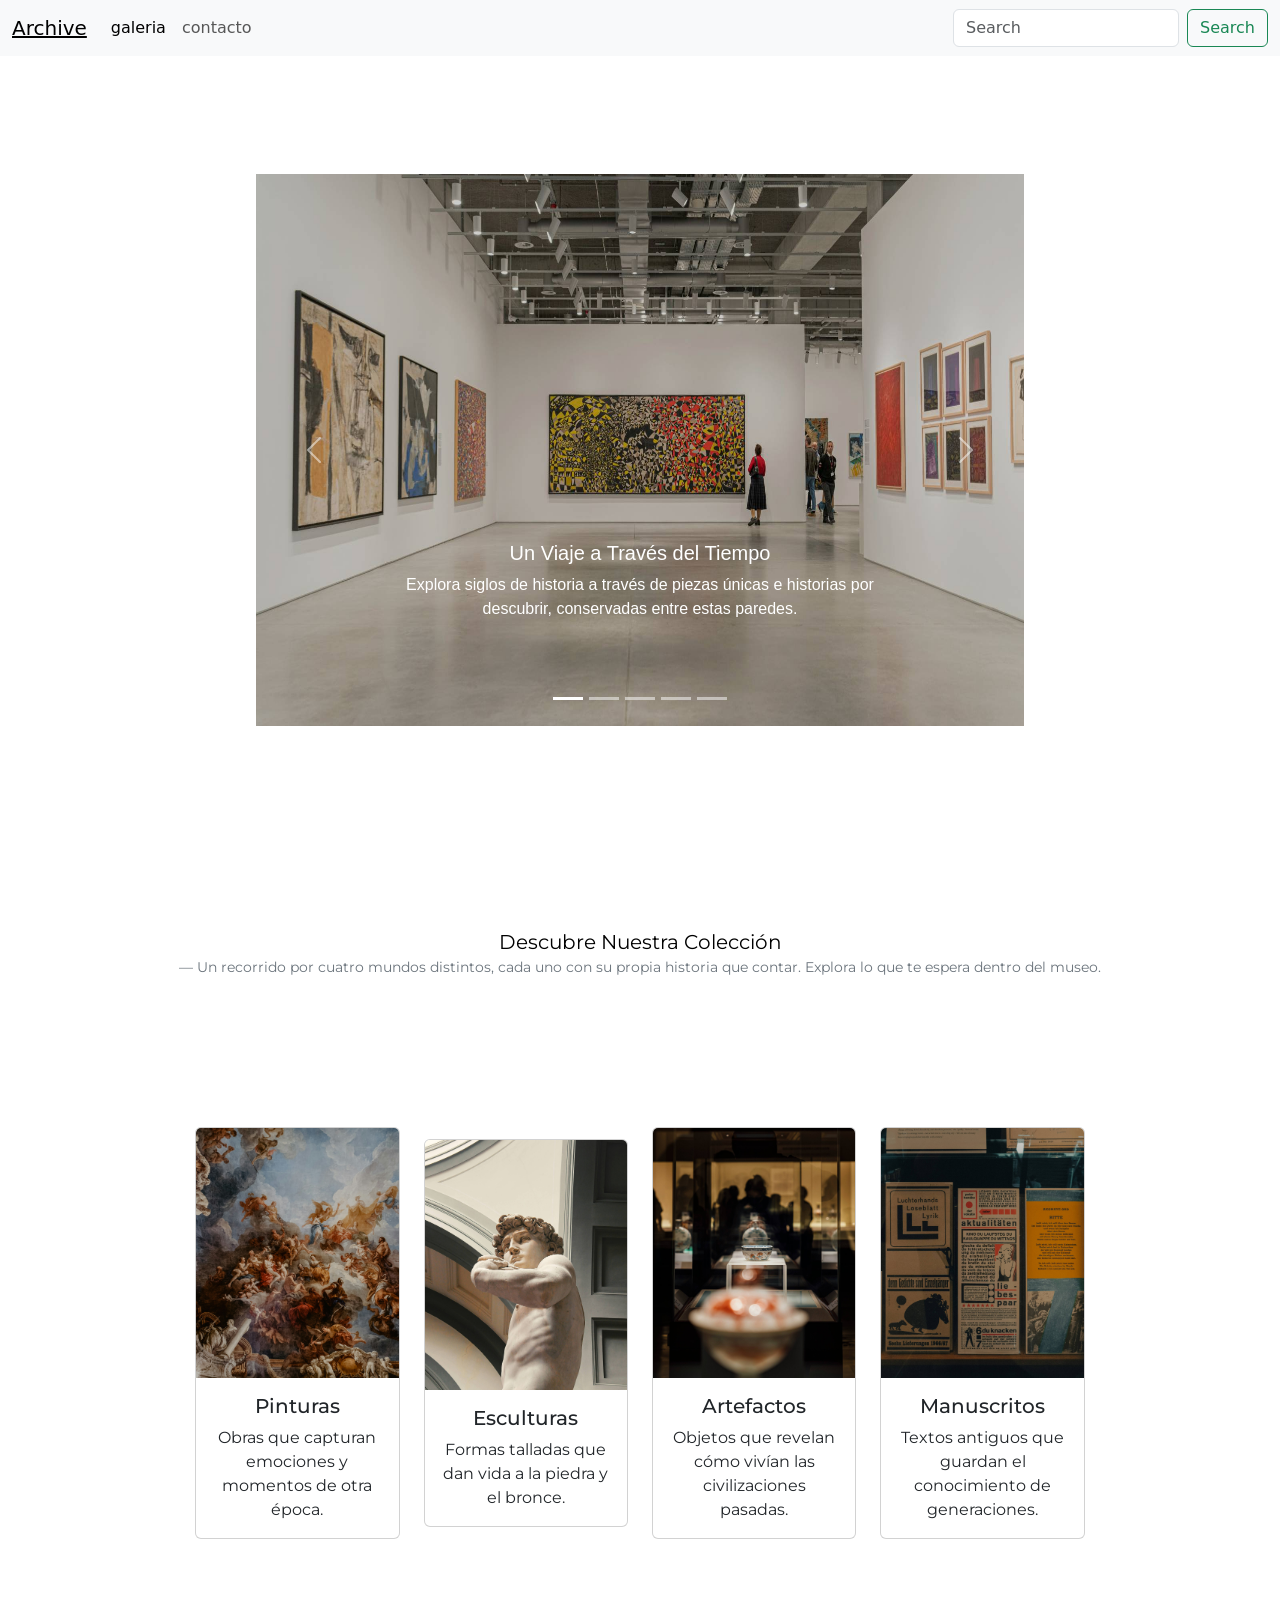
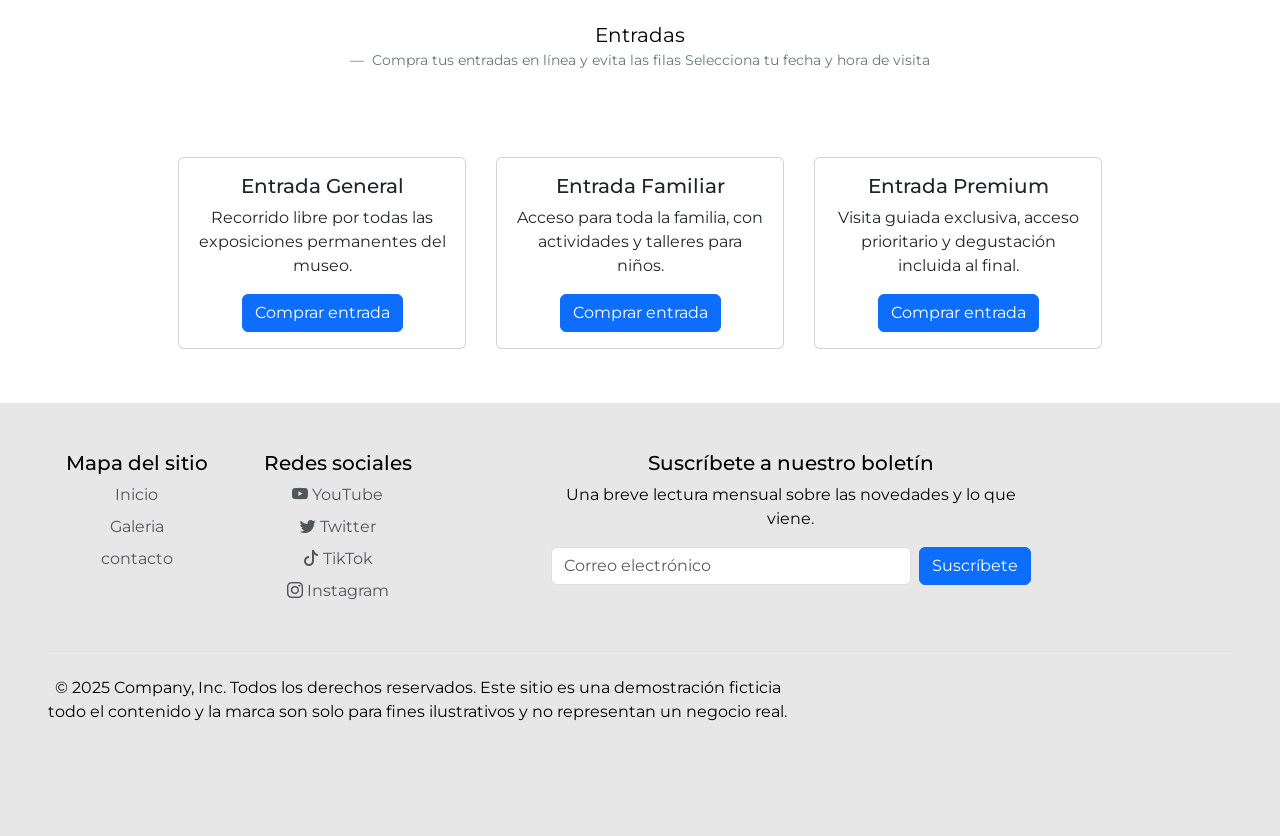
<file: index.html>
<!DOCTYPE html>
<html lang="es">

<head>
  <meta charset="UTF-8">
  <meta name="viewport" content="width=device-width, initial-scale=1.0">
  <title>Archive</title>
  <link href="https://cdn.jsdelivr.net/npm/bootstrap@5.3.3/dist/css/bootstrap.min.css" rel="stylesheet">
  <script src="https://cdn.jsdelivr.net/npm/bootstrap@5.3.3/dist/js/bootstrap.bundle.min.js"></script>
  <link rel="stylesheet" href="css/index.css">
  <link rel="stylesheet" href="https://cdn.jsdelivr.net/npm/bootstrap-icons@1.11.3/font/bootstrap-icons.css">
</head>

<body>

  <nav class="navbar navbar-expand-lg bg-body-tertiary fixed-top">
    <div class="container-fluid">
      <a class="navbar-brand" href="#"><span class="txt-1">Archive</span></a>
      <button class="navbar-toggler" type="button" data-bs-toggle="collapse" data-bs-target="#navbarSupportedContent"
        aria-controls="navbarSupportedContent" aria-expanded="false" aria-label="Toggle navigation">
        <span class="navbar-toggler-icon"></span>
      </button>
      <div class="collapse navbar-collapse" id="navbarSupportedContent">
        <ul class="navbar-nav me-auto mb-2 mb-lg-0">
          <li class="nav-item">
            <a class="nav-link active" aria-current="page" href="html/galeria.html">galeria</a>
          </li>
          <li class="nav-item">
            <a class="nav-link" href="html/contacto.html">contacto</a>
          </li>
        </ul>
        <form class="d-flex" role="search">
          <input class="form-control me-2" type="search" placeholder="Search" aria-label="Search">
          <button class="btn btn-outline-success" type="submit">Search</button>
        </form>
      </div>
    </div>
  </nav>

  <h1 class="visually-hidden">Archive — Museo virtual</h1>

  <div class="section section1" id="section1">
    <div id="carouselExampleDark" class="carousel carousel-dark slide">
      <div class="carousel-indicators">
        <button type="button" data-bs-target="#carouselExampleDark" data-bs-slide-to="0" class="active"
          aria-current="true" aria-label="Slide 1"></button>
        <button type="button" data-bs-target="#carouselExampleDark" data-bs-slide-to="1" aria-label="Slide 2"></button>
        <button type="button" data-bs-target="#carouselExampleDark" data-bs-slide-to="2" aria-label="Slide 3"></button>
        <button type="button" data-bs-target="#carouselExampleDark" data-bs-slide-to="3" aria-label="Slide 4"></button>
        <button type="button" data-bs-target="#carouselExampleDark" data-bs-slide-to="4" aria-label="Slide 5"></button>
      </div>
      <div class="carousel-inner">
        <div class="carousel-item active" data-bs-interval="10000">
          <img src="media/index/foto-del-museo-1.jpg" height="1072" width="1920" class="d-block w-100" alt="foto-del-museo-1.jpg">
          <div class="carousel-caption d-none d-md-block">
            <h2 class="h5">Un Viaje a Través del Tiempo</h2>
            <p>Explora siglos de historia a través de piezas únicas e historias por descubrir, conservadas entre estas
              paredes.</p>
          </div>
        </div>
        <div class="carousel-item" data-bs-interval="2000">
          <img src="media/index/foto-del-museo-2.jpg" height="1072" width="1920" class="d-block w-100" alt="foto-del-museo-2.jpg">
          <div class="carousel-caption d-none d-md-block">
            <h2 class="h5">Donde el Arte Cobra Vida</h2>
            <p>Desde obras maestras atemporales hasta creaciones contemporáneas audaces, descubre una colección que
              habla a través de generaciones.</p>
          </div>
        </div>
        <div class="carousel-item">
          <img src="media/index/foto-del-museo-3.jpg" height="1072" width="1920" class="d-block w-100" alt="foto-del-museo-3.jpg">
          <div class="carousel-caption d-none d-md-block">
            <h2 class="h5">Un Legado que Merece la Pena Preservar</h2>
            <p>Adéntrate en un espacio dedicado a proteger la cultura, el patrimonio y las historias que han dado forma
              a nuestro mundo.</p>
          </div>
        </div>

        <div class="carousel-item">
          <img src="media/index/foto-del-museo-4.jpg" height="1072" width="1920" class="d-block w-100" alt="foto-del-museo-4.jpg">
          <div class="carousel-caption d-none d-md-block">
            <h2 class="h5">Tu Próximo Gran Descubrimiento Te Espera</h2>
            <p>Planifica tu visita y vive exposiciones diseñadas para despertar la curiosidad en cada visitante.</p>
          </div>
        </div>

        <div class="carousel-item">
          <img src="media/index/foto-del-museo-5.jpg" height="1072" width="1920" class="d-block w-100" alt="foto-del-museo-5.jpg">
          <div class="carousel-caption d-none d-md-block">
            <h2 class="h5">Un Espacio para Todos</h2>
            <p>Actividades, talleres y visitas guiadas pensadas para que toda la familia disfrute y aprenda mientras
              explora.</p>
          </div>
        </div>
      </div>
      <button class="carousel-control-prev" type="button" data-bs-target="#carouselExampleDark" data-bs-slide="prev">
        <span class="carousel-control-prev-icon" aria-hidden="true"></span>
        <span class="visually-hidden">Previous</span>
      </button>
      <button class="carousel-control-next" type="button" data-bs-target="#carouselExampleDark" data-bs-slide="next">
        <span class="carousel-control-next-icon" aria-hidden="true"></span>
        <span class="visually-hidden">Next</span>
      </button>
    </div>
  </div>

  <div class="section section2" id="section2">
    <figure class="text-center">
      <blockquote class="blockquote">
        <p>Descubre Nuestra Colección</p>
      </blockquote>
      <figcaption class="blockquote-footer">Un recorrido por cuatro mundos distintos, cada uno con su propia historia
        que contar. Explora lo que te espera dentro del museo.
      </figcaption>
    </figure>
  </div>

  <div class="section section3" id="section3">
    <div class="row row-cols-1 row-cols-md-3 g-4">
      <div class="col">
        <div class="card h-100">
          <img src="media/index/pintura.jpg" height="2700" width="2160" class="card-img-top" alt="pintura">
          <div class="card-body">
            <h2 class="card-title h5">Pinturas</h2>
            <p class="card-text">Obras que capturan emociones y momentos de otra época.</p>
          </div>
        </div>
      </div>
      <div class="col">
        <div class="card h-100">
          <img src="media/index/estatua.jpg" height="2700" width="2160" class="card-img-top" alt="estatua">
          <div class="card-body">
            <h2 class="card-title h5">Esculturas</h2>
            <p class="card-text">Formas talladas que dan vida a la piedra y el bronce.</p>
          </div>
        </div>
      </div>
      <div class="col">
        <div class="card h-100">
          <img src="media/index/Artefacto.jpg" height="2700" width="2160" class="card-img-top" alt="Artefacto">
          <div class="card-body">
            <h2 class="card-title h5">Artefactos</h2>
            <p class="card-text">Objetos que revelan cómo vivían las civilizaciones pasadas.</p>
          </div>
        </div>
      </div>
      <div class="col">
        <div class="card h-100">
          <img src="media/index/Manuscrito.jpg" height="2700" width="2160"  class="card-img-top" alt="Manuscrito">
          <div class="card-body">
            <h2 class="card-title h5">Manuscritos</h2>
            <p class="card-text">Textos antiguos que guardan el conocimiento de generaciones.</p>
          </div>
        </div>
      </div>
    </div>
  </div>

  <div class="section section4" id="section4">
    <figure class="text-center">
      <blockquote class="blockquote">
        <p>Entradas</p>
      </blockquote>
      <figcaption class="blockquote-footer">
        Compra tus entradas en línea y evita las filas Selecciona tu fecha y hora de visita
      </figcaption>
    </figure>
  </div>

  <div class="section section5" id="section5">
    <div class="card" style="width: 18rem;">
      <div class="card-body">
        <h2 class="card-title h5">Entrada General</h2>
        <p class="card-text">Recorrido libre por todas las exposiciones permanentes del museo.</p>
        <a href="html/contacto.html" class="btn btn-primary">Comprar entrada</a>
      </div>
    </div>

    <div class="card" style="width: 18rem;">
      <div class="card-body">
        <h2 class="card-title h5">Entrada Familiar</h2>
        <p class="card-text">Acceso para toda la familia, con actividades y talleres para niños.</p>
        <a href="html/contacto.html" class="btn btn-primary">Comprar entrada</a>
      </div>
    </div>
    <div class="card" style="width: 18rem;">
      <div class="card-body">
        <h2 class="card-title h5">Entrada Premium</h2>
        <p class="card-text">Visita guiada exclusiva, acceso prioritario y degustación incluida al final.</p>
        <a href="html/contacto.html" class="btn btn-primary">Comprar entrada</a>
      </div>
    </div>
  </div>


  
  <section class="section section6">
    <div class="container-fluid px-5">
      <footer class="py-5">
        <div class="row">
          <div class="col-6 col-md-2 mb-3">
            <h2 class="h5">Mapa del sitio</h2>
            <ul class="nav flex-column">
              <li class="nav-item mb-2"><a href="index.html" class="nav-link p-0 text-body-secondary">Inicio</a>
              </li>
              <li class="nav-item mb-2"><a href="html/galeria.html" class="nav-link p-0 text-body-secondary">Galeria</a>
              </li>
              <li class="nav-item mb-2"><a href="html/contacto.html" class="nav-link p-0 text-body-secondary">contacto</a>
              </li>
            </ul>
          </div>

          <div class="col-6 col-md-2 mb-3">
            <h2 class="h5">Redes sociales</h2>
            <ul class="nav flex-column">
              <li class="nav-item mb-2"><a href="https://www.youtube.com" class="nav-link p-0 text-body-secondary"><i
                    class="bi bi-youtube"></i> YouTube</a></li>
              <li class="nav-item mb-2"><a href="https://x.com" class="nav-link p-0 text-body-secondary"><i
                    class="bi bi-twitter"></i> Twitter</a></li>
              <li class="nav-item mb-2"><a href="https://www.tiktok.com" class="nav-link p-0 text-body-secondary"><i
                    class="bi bi-tiktok"></i> TikTok</a></li>
              <li class="nav-item mb-2"><a href="https://www.instagram.com" class="nav-link p-0 text-body-secondary"><i
                    class="bi bi-instagram"></i> Instagram</a></li>
            </ul>
          </div>
          <div class="col-md-5 offset-md-1 mb-3">
            <form>
              <h2 class="h5">Suscríbete a nuestro boletín</h2>
              <p>Una breve lectura mensual sobre las novedades y lo que viene.</p>
              <div class="d-flex flex-column flex-sm-row w-100 gap-2"> <label for="newsletter1"
                  class="visually-hidden">Email address</label> <input id="newsletter1" type="email"
                  class="form-control" placeholder="Correo electrónico"> <button class="btn btn-primary"
                  type="button">Suscríbete</button> </div>
            </form>
          </div>
        </div>
        <div class="d-flex flex-column flex-sm-row justify-content-between py-4 my-4 border-top">
          <p>© 2025 Company, Inc. Todos los derechos reservados. Este sitio es una demostración ficticia <br>
            todo el contenido y la marca son solo para fines ilustrativos y no representan un negocio real.
          </p>
          
        </div>
      </footer>
    </div>
  </section>

</body>

</html>
</file>
<file: css/index.css>
@import url('https://fonts.googleapis.com/css2?family=Montserrat:ital,wght@0,100..900;1,100..900&display=swap');





* {
  margin: 0;
  padding: 0;
  box-sizing: border-box;
}


html,
body {
  height: 100%;
  width: 100%;
  scroll-behavior: smooth;
  background-color: #000;
}

.txt-1 {
  text-decoration: underline;
}







.section {
  position: relative;
  display: flex;
  flex-direction: column;
  justify-content: center;
  align-items: center;
  text-align: center;
  overflow: hidden;
  width: 100%;
  max-width: 100%;
  margin: 0;
  font-family: "Michroma", sans-serif;
  height: 100%;
  background-color: #fff;

}















.section1 {
  display: flex;
  flex-direction: column;
  align-items: center;
  height: 100vh;
  position: relative;
  color: #FFF;
  font-family: "Nunito Sans", sans-serif;
  width: 100%;
  background-color: #ffffff;
}

.carousel {
  position: relative;
  width: 60%;
}


.carousel .w-100 {
  width: 100% !important;
  height: 552px;
}

@media (max-width: 768px) {
  .section1 {
    display: none;
  }


}





.carousel-caption {
  bottom: 4.3rem;
}


.carousel-dark .carousel-caption {
  color: #fff;
}

.carousel-dark .carousel-indicators [data-bs-target] {
  background-color: #fff;
}


.carousel-dark .carousel-control-next-icon,
.carousel-dark .carousel-control-prev-icon {
  color: white;
}


.carousel-dark .carousel-control-next-icon,
.carousel-dark .carousel-control-prev-icon {
  filter: invert(0) grayscale(100%);
}








.section2 {
  display: flex;
  flex-direction: column;
  padding-top: 3vh;
  color: #000000;
  align-items: center;
  text-align: center;
  padding-right: 9vh;
  padding-left: 9vh;
  padding-bottom: 9vh;
  font-family: "Montserrat", sans-serif;
  height: auto;
}



@media (max-width: 768px) {
  .section2 {
    justify-content: center;
  }

  

}




.section3 {
  display: flex;
  flex-direction: row;
  padding-top: 4vh;
  color: #000000;
  text-align: center;
  padding-right: 9vh;
  padding-left: 9vh;
  padding-bottom: 9vh;
  font-family: "Montserrat", sans-serif;
  height: auto;
  gap: 34px;
  align-items: center;
}

.row.row-cols-1.row-cols-md-3.g-4 {
  display: flex;
  flex-wrap: wrap;
  justify-content: center;
  align-items: center;

}


@media (min-width: 768px) {
  .row-cols-md-3 > * {
    flex: 0 0 auto;
    width: 20%;
  }
}


.card-img-top {
  width: 100%;
  height: 250px; 
  object-fit: cover;
}

.section4 {
  display: flex;
  flex-direction: row;
  color: #000000;
  align-items: start;
  text-align: center;
  font-family: "Montserrat", sans-serif;
  height: auto;
}




.section5 {
  display: flex;
  flex-direction: row;
  color: #000000;
  align-items: start;
  text-align: center;
  font-family: "Montserrat", sans-serif;
  height: auto;
  padding: 6vh;
  gap: 30px;
}






.section6 {
  display: flex;
  flex-direction: row;
  color: #000000;
  align-items: start;
  text-align: center;
  font-family: "Montserrat", sans-serif;
  height: auto;
  background-color: #e7e7e7;
}





@media (max-width: 768px) {
  .section5 {
    flex-direction: column;
    padding: 2vh;
    min-height: auto;
    display: flex;
    align-items: center;
  }


}
</file>
